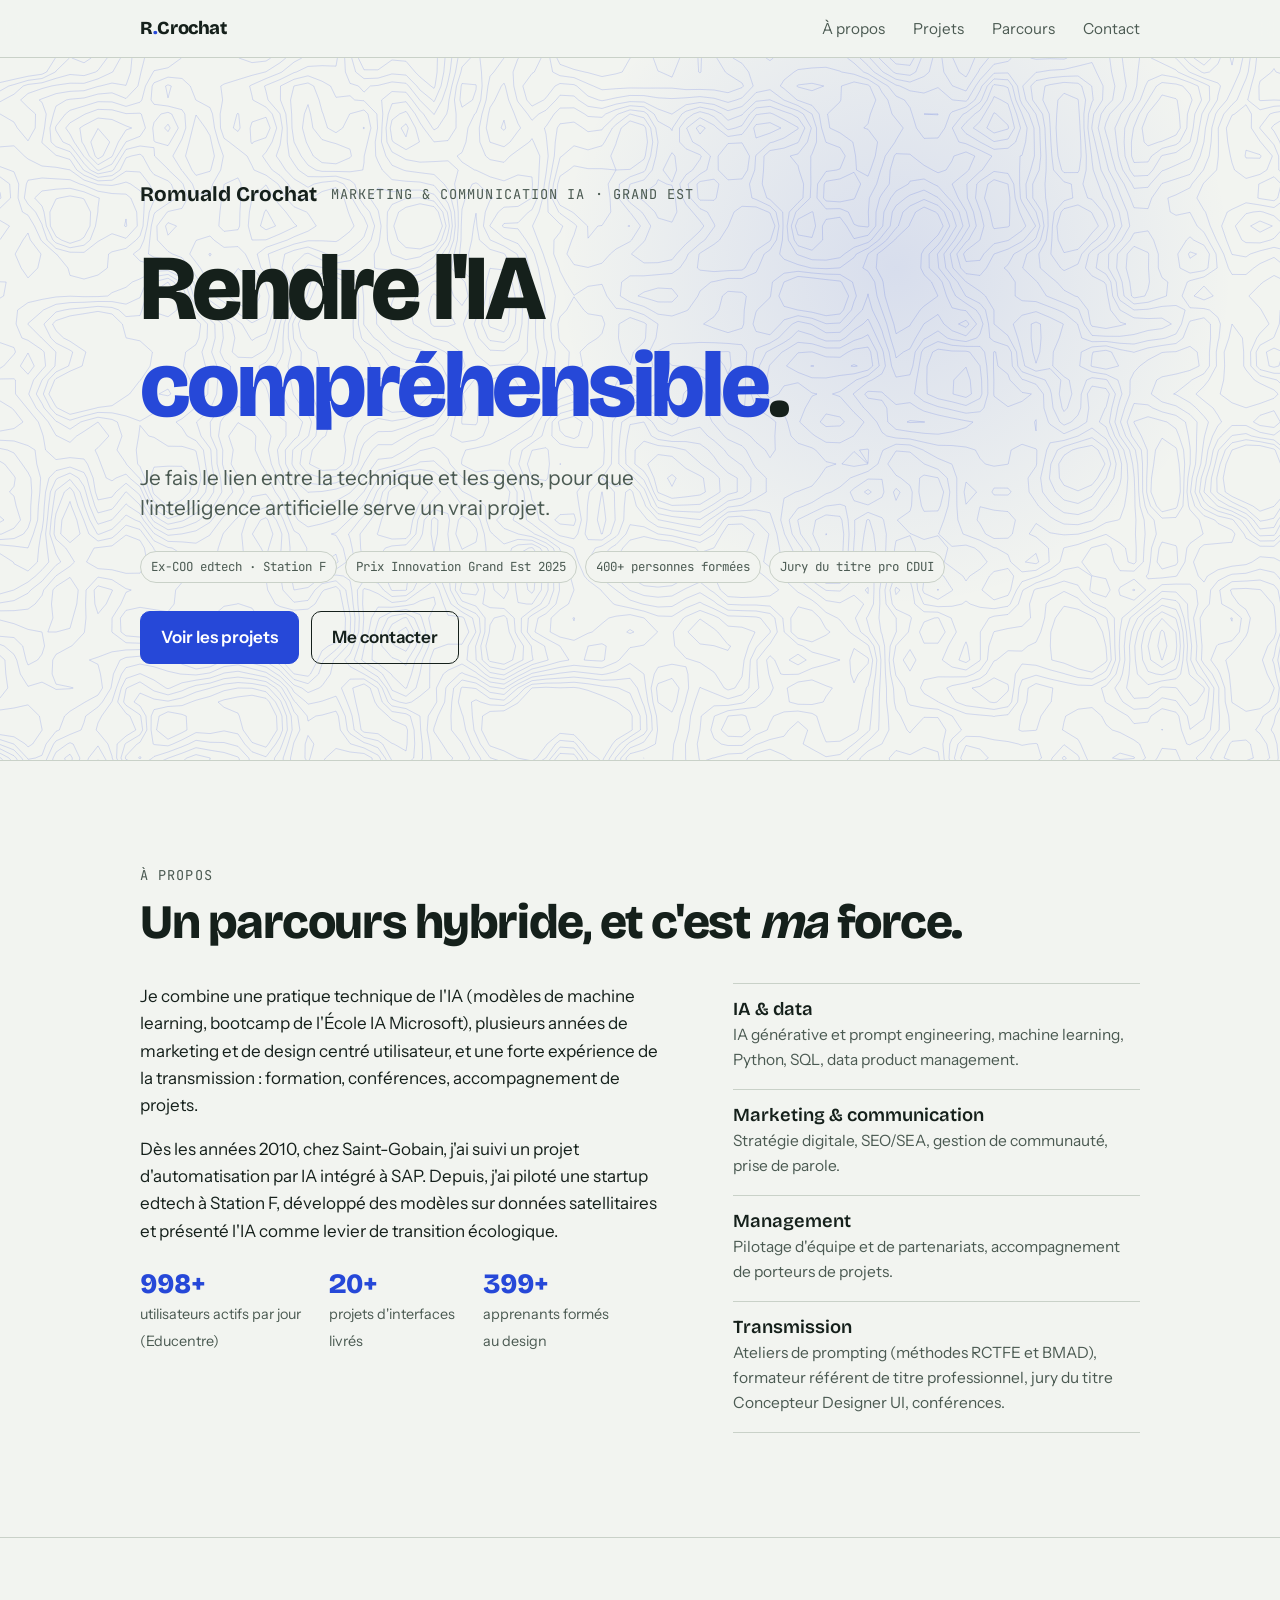
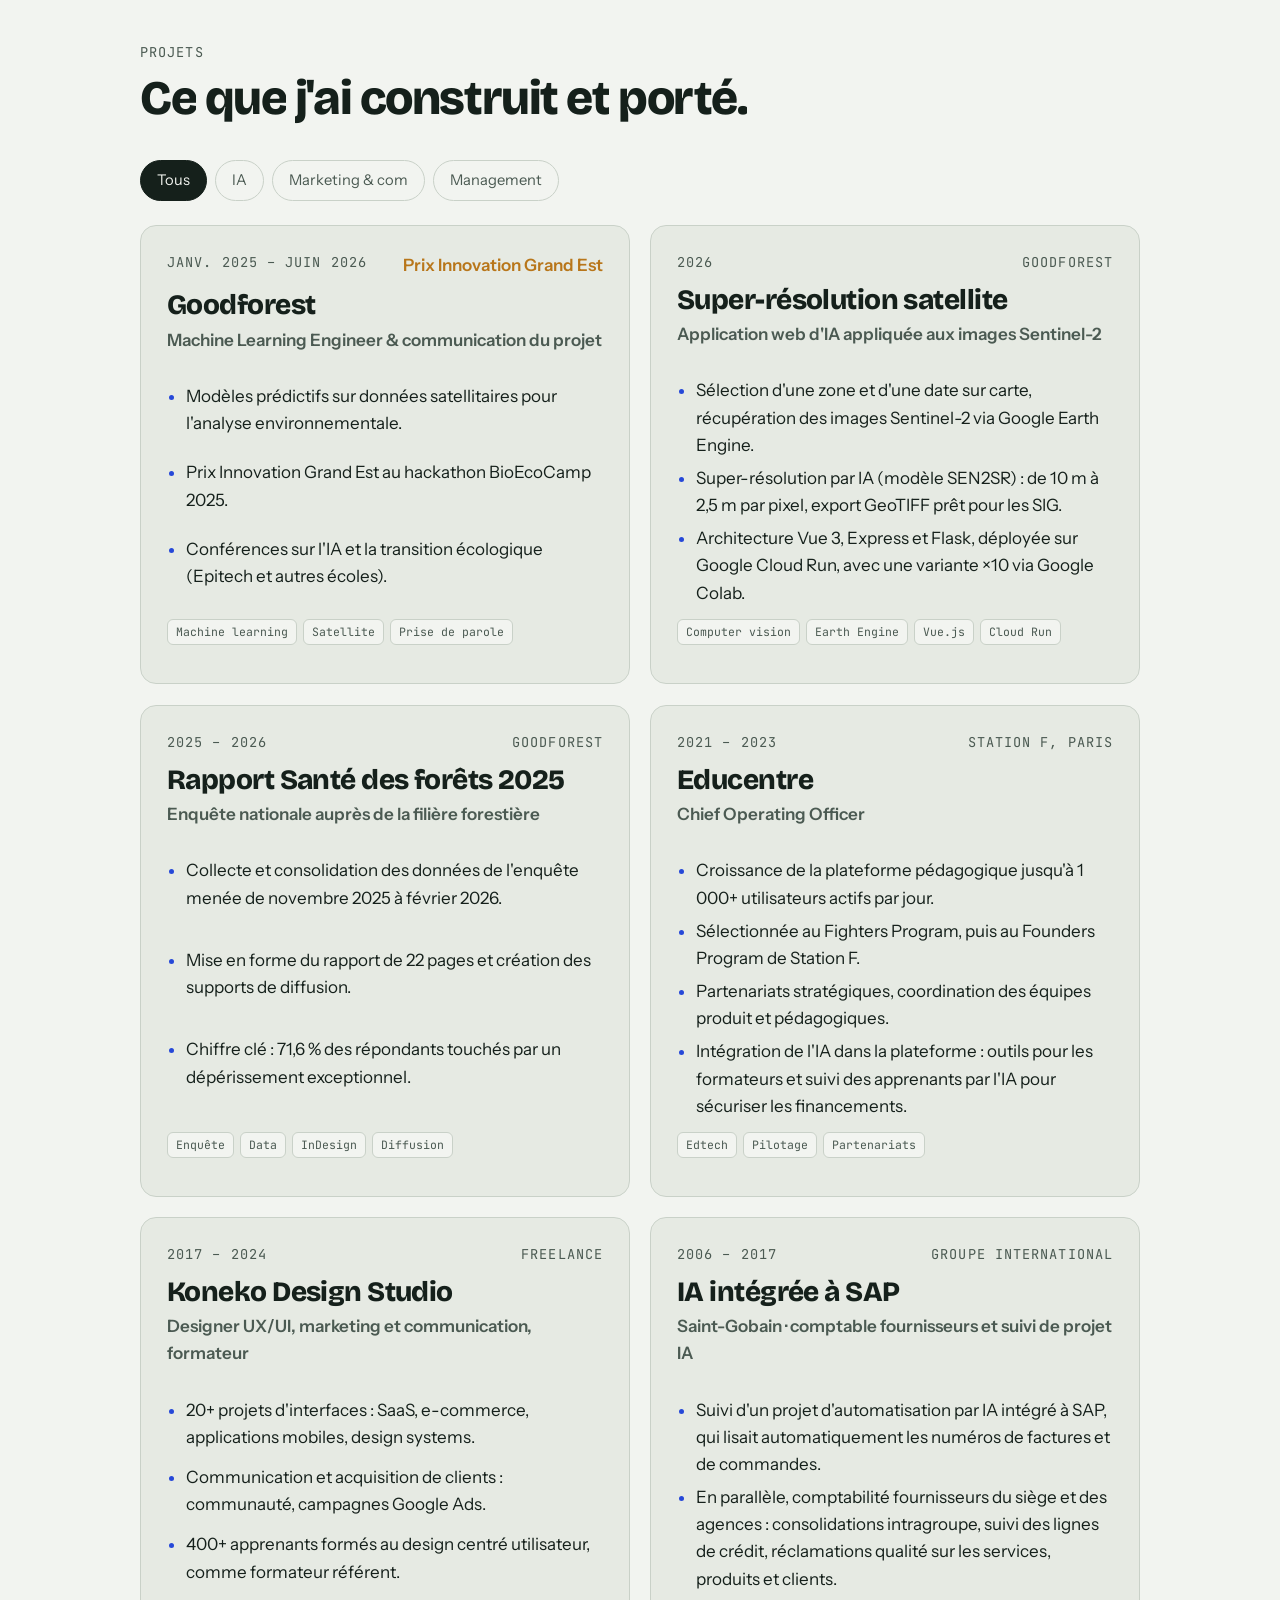
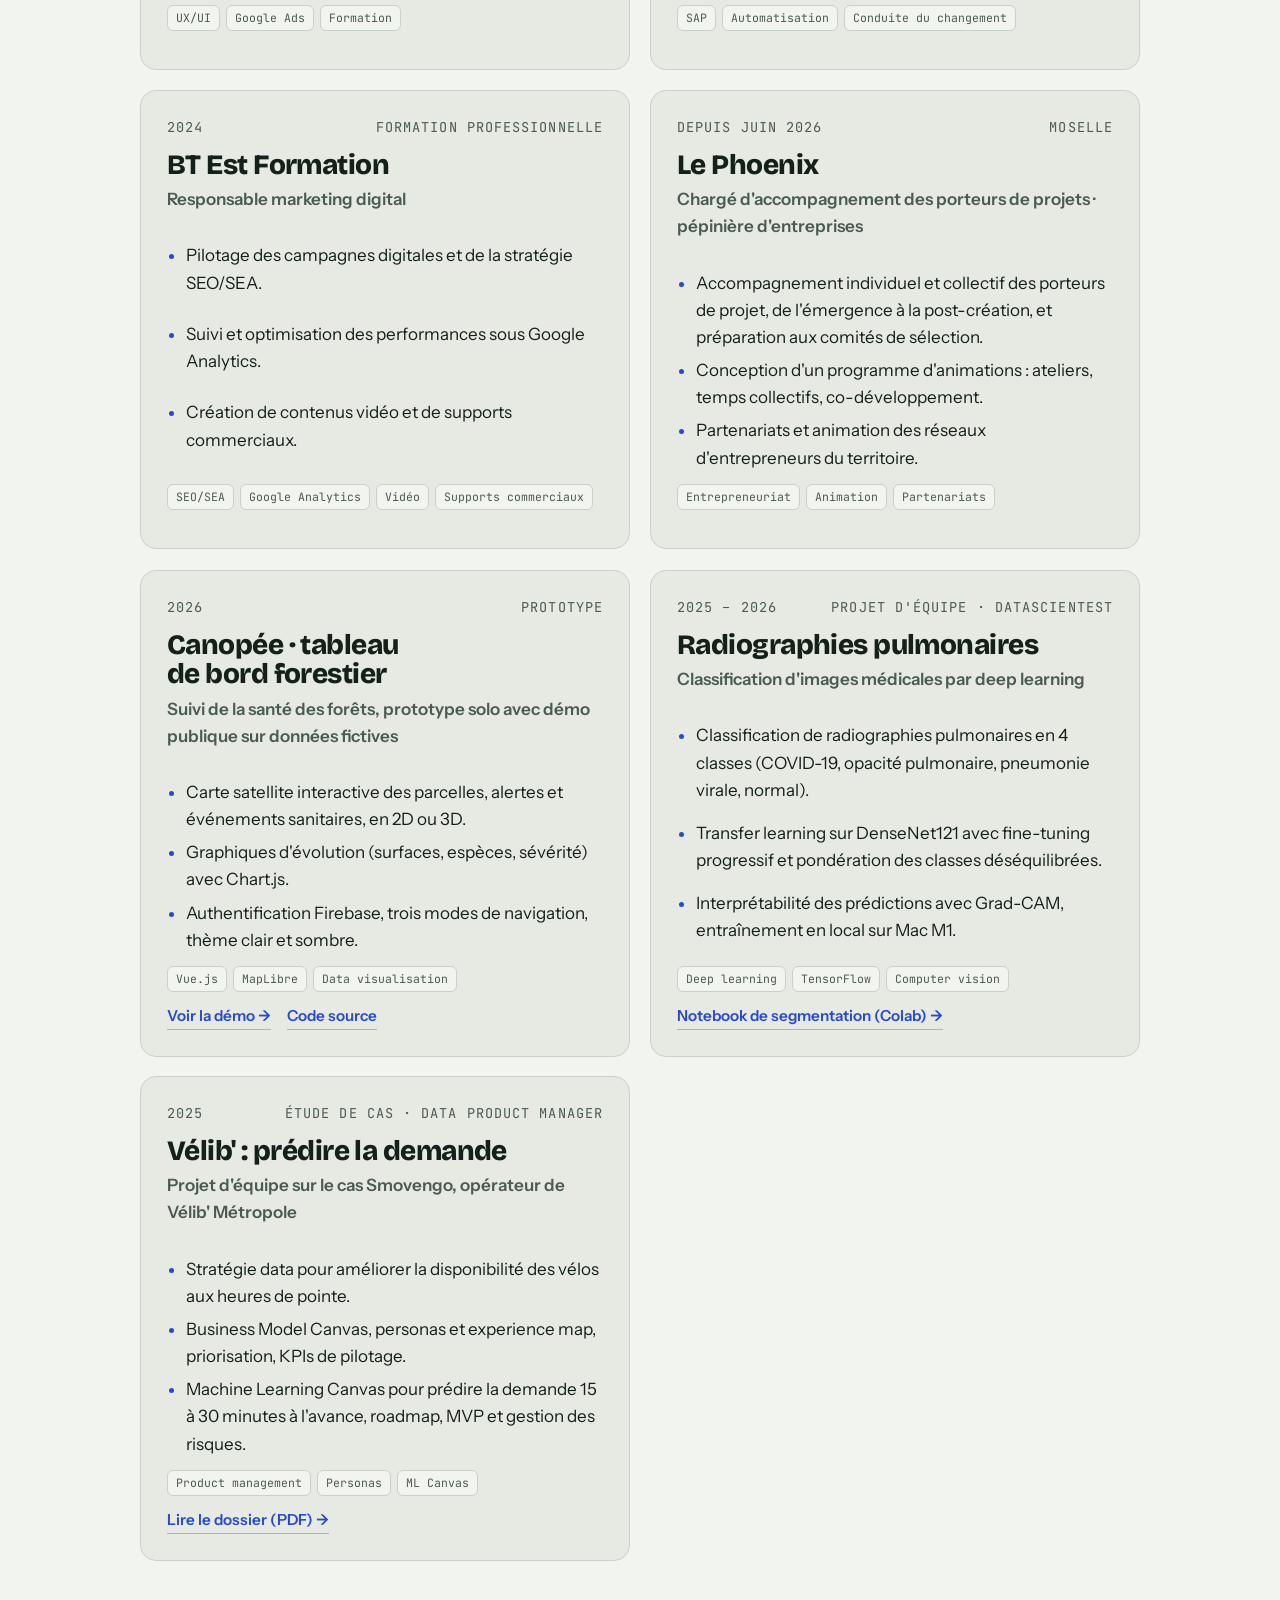
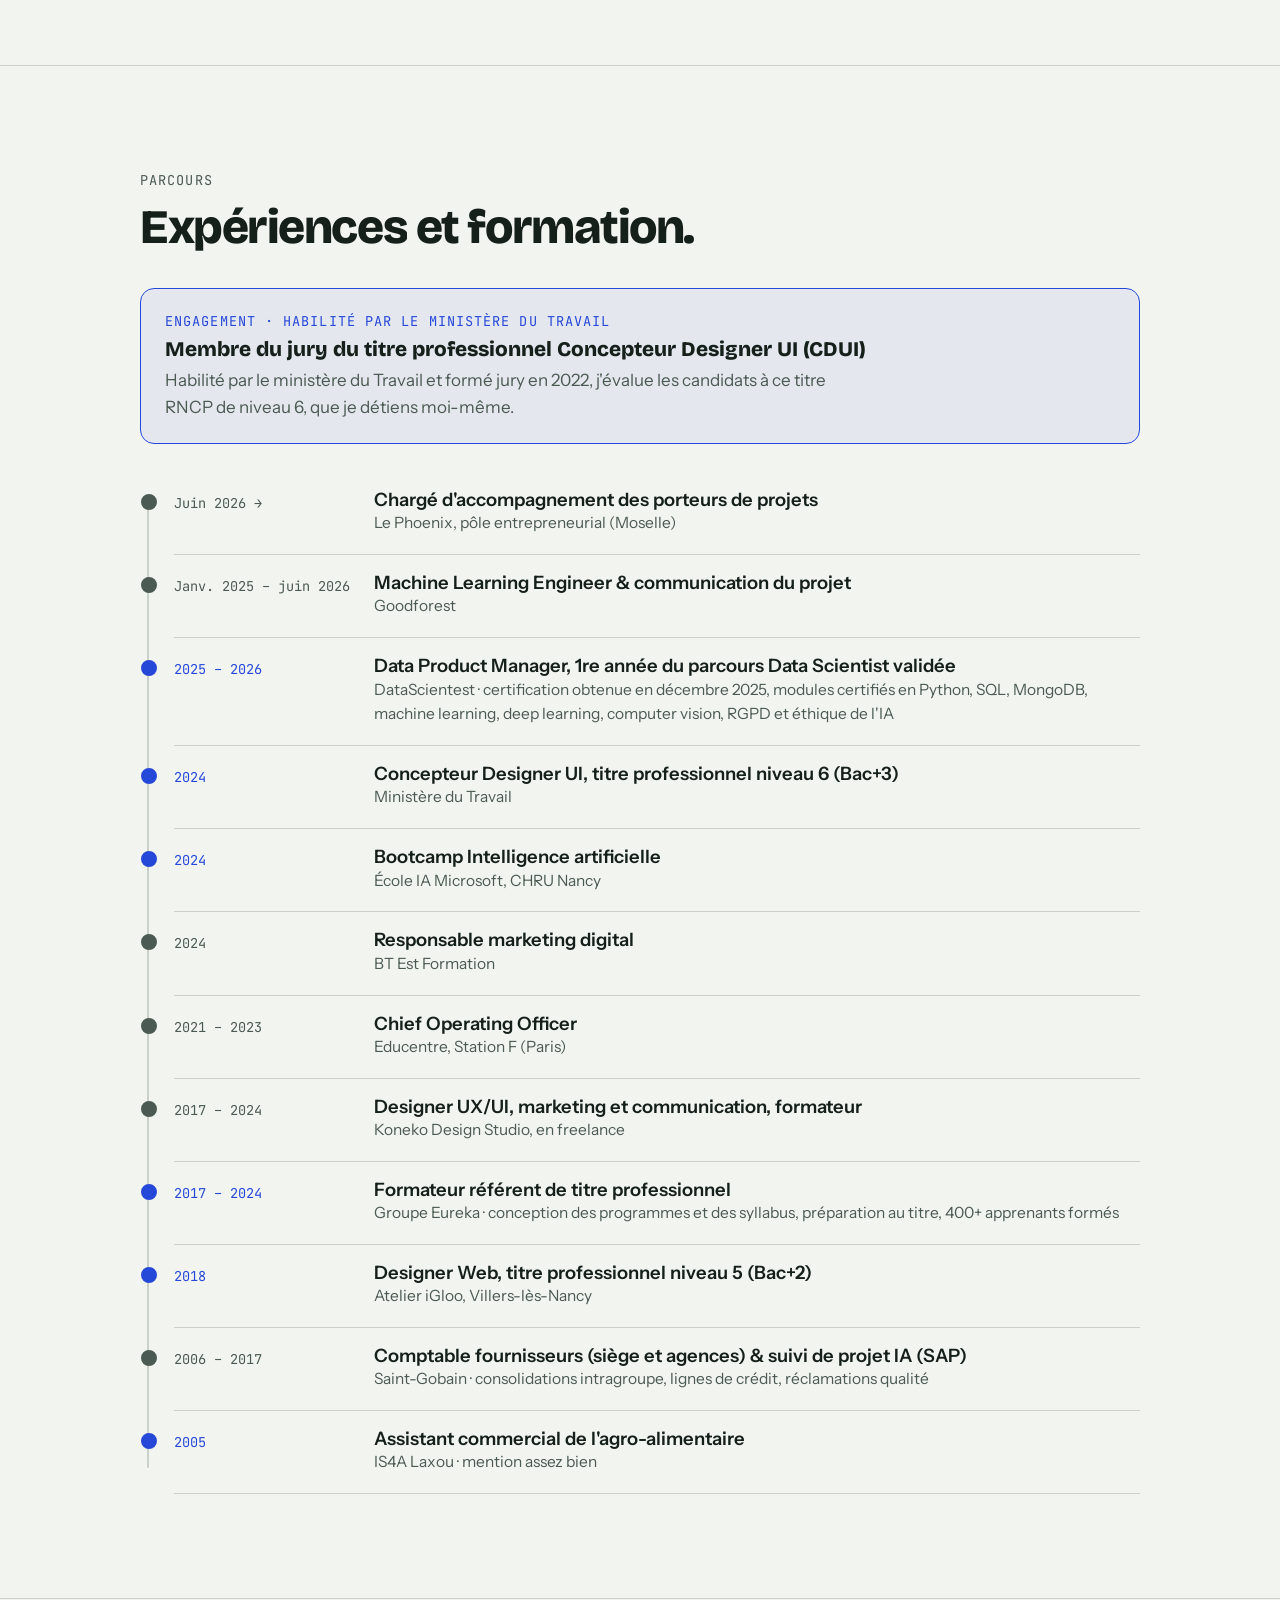
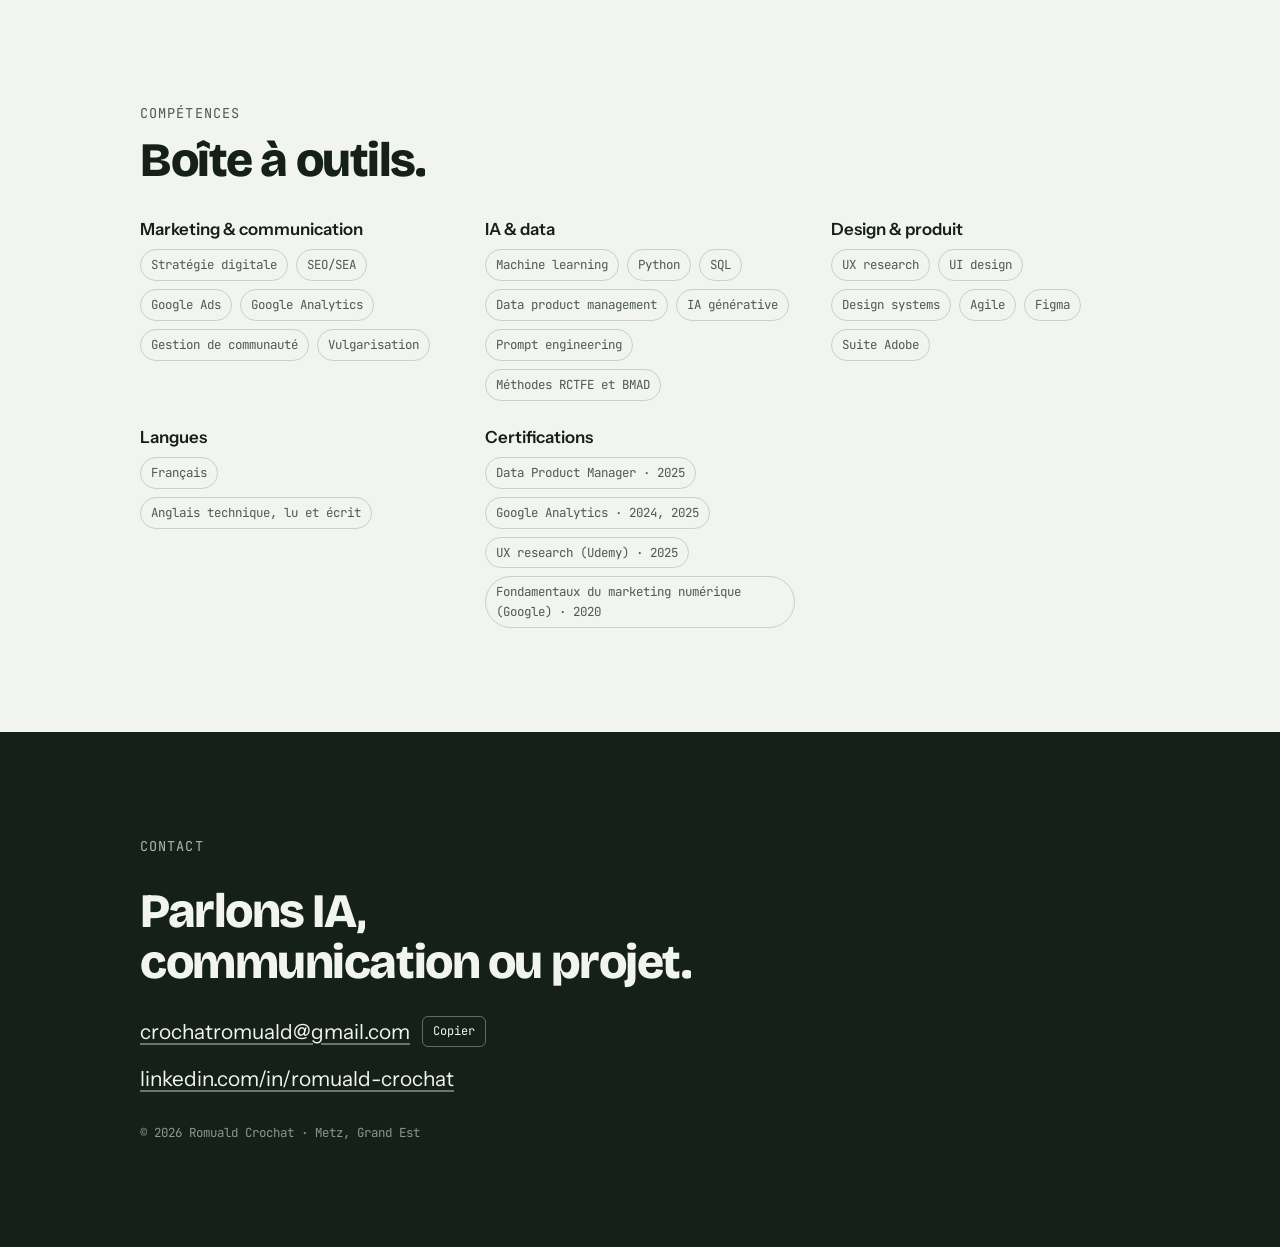
<file: index.html>
<!DOCTYPE html>
<html lang="fr">
<head>
<meta charset="utf-8">
<meta name="viewport" content="width=device-width, initial-scale=1, viewport-fit=cover">
<title>Romuald Crochat</title>
<meta name="description" content="Romuald Crochat, marketing et communication de l'intelligence artificielle. Projets, parcours et contact.">
<link rel="preconnect" href="https://fonts.googleapis.com">
<link rel="preconnect" href="https://fonts.gstatic.com" crossorigin>
<link rel="stylesheet" href="https://fonts.googleapis.com/css2?family=Bricolage+Grotesque:opsz,wght@12..96,400;12..96,600;12..96,800&family=Instrument+Sans:wght@400;500;600&family=JetBrains+Mono:wght@400;500&display=swap">
<link rel="stylesheet" href="css/style.css">
</head>
<body>

<nav class="nav" aria-label="Navigation principale">
  <div class="wrap">
    <a class="mono-mark" href="#top">R<span>.</span>Crochat</a>
    <ul>
      <li><a href="#apropos">À propos</a></li>
      <li><a href="#projets">Projets</a></li>
      <li><a href="#parcours">Parcours</a></li>
      <li><a href="#contact">Contact</a></li>
    </ul>
  </div>
</nav>

<header class="hero" id="top">
  <canvas id="contours" aria-hidden="true"></canvas>
  <div class="wrap">
    <div class="who">
      <strong>Romuald Crochat</strong>
      <span class="label">Marketing &amp; communication IA · Grand Est</span>
    </div>
    <h1><span class="h1-line">Rendre l'IA</span> <span class="h1-line"><span class="swap" id="swap">compréhensible</span>.</span></h1>
    <p class="lede">Je fais le lien entre la technique et les gens, pour que l'intelligence artificielle serve un vrai projet.</p>
    <div class="chips" aria-label="Repères">
      <span class="chip">Ex-COO edtech · Station F</span>
      <span class="chip">Prix Innovation Grand Est 2025</span>
      <span class="chip">400+ personnes formées</span>
      <span class="chip">Jury du titre pro CDUI</span>
    </div>
    <div class="cta-row">
      <a class="btn primary" href="#projets">Voir les projets</a>
      <a class="btn" href="#contact">Me contacter</a>
    </div>
  </div>
</header>

<main>
  <section class="block" id="apropos">
    <div class="wrap">
      <div class="head">
        <span class="label">À propos</span>
        <h2>Un parcours hybride, et c'est <em>ma</em> force.</h2>
      </div>
      <div class="about">
        <div>
          <p>Je combine une pratique technique de l'IA (modèles de machine learning, bootcamp de l'École IA Microsoft), plusieurs années de marketing et de design centré utilisateur, et une forte expérience de la transmission : formation, conférences, accompagnement de projets.</p>
          <p>Dès les années 2010, chez Saint-Gobain, j'ai suivi un projet d'automatisation par IA intégré à SAP. Depuis, j'ai piloté une startup edtech à Station F, développé des modèles sur données satellitaires et présenté l'IA comme levier de transition écologique.</p>
          <div class="facts">
            <div class="fact"><b>1 000+</b><span>utilisateurs actifs par jour<br>(Educentre)</span></div>
            <div class="fact"><b>20+</b><span>projets d'interfaces<br>livrés</span></div>
            <div class="fact"><b>400+</b><span>apprenants formés<br>au design</span></div>
          </div>
        </div>
        <div class="pillars">
          <div class="pillar"><h3>IA &amp; data</h3><p>IA générative et prompt engineering, machine learning, Python, SQL, data product management.</p></div>
          <div class="pillar"><h3>Marketing &amp; communication</h3><p>Stratégie digitale, SEO/SEA, gestion de communauté, prise de parole.</p></div>
          <div class="pillar"><h3>Management</h3><p>Pilotage d'équipe et de partenariats, accompagnement de porteurs de projets.</p></div>
          <div class="pillar"><h3>Transmission</h3><p>Ateliers de prompting (méthodes RCTFE et BMAD), formateur référent de titre professionnel, jury du titre Concepteur Designer UI, conférences.</p></div>
        </div>
      </div>
    </div>
  </section>

  <section class="block" id="projets">
    <div class="wrap">
      <div class="head">
        <span class="label">Projets</span>
        <h2>Ce que j'ai construit et porté.</h2>
      </div>
      <div class="filters" role="group" aria-label="Filtrer les projets">
        <button type="button" id="f-all" data-f="all" aria-pressed="true">Tous</button>
        <button type="button" id="f-ia" data-f="ia" aria-pressed="false">IA</button>
        <button type="button" id="f-com" data-f="com" aria-pressed="false">Marketing &amp; com</button>
        <button type="button" id="f-man" data-f="man" aria-pressed="false">Management</button>
      </div>
      <div class="projects">
        <article class="project" data-cat="ia com">
          <div class="meta"><span class="label">Janv. 2025 – juin 2026</span><span class="award">Prix Innovation Grand Est</span></div>
          <h3>Goodforest</h3>
          <p class="role">Machine Learning Engineer &amp; communication du projet</p>
          <ul>
            <li>Modèles prédictifs sur données satellitaires pour l'analyse environnementale.</li>
            <li>Prix Innovation Grand Est au hackathon BioEcoCamp 2025.</li>
            <li>Conférences sur l'IA et la transition écologique (Epitech et autres écoles).</li>
          </ul>
          <div class="tags"><span class="tag">Machine learning</span><span class="tag">Satellite</span><span class="tag">Prise de parole</span></div>
        </article>

        <article class="project" data-cat="ia">
          <div class="meta"><span class="label">2026</span><span class="label">Goodforest</span></div>
          <h3>Super-résolution satellite</h3>
          <p class="role">Application web d'IA appliquée aux images Sentinel-2</p>
          <ul>
            <li>Sélection d'une zone et d'une date sur carte, récupération des images Sentinel-2 via Google Earth Engine.</li>
            <li>Super-résolution par IA (modèle SEN2SR) : de 10 m à 2,5 m par pixel, export GeoTIFF prêt pour les SIG.</li>
            <li>Architecture Vue 3, Express et Flask, déployée sur Google Cloud Run, avec une variante ×10 via Google Colab.</li>
          </ul>
          <div class="tags"><span class="tag">Computer vision</span><span class="tag">Earth Engine</span><span class="tag">Vue.js</span><span class="tag">Cloud Run</span></div>
        </article>

        <article class="project" data-cat="ia com">
          <div class="meta"><span class="label">2025 – 2026</span><span class="label">Goodforest</span></div>
          <h3>Rapport Santé des forêts 2025</h3>
          <p class="role">Enquête nationale auprès de la filière forestière</p>
          <ul>
            <li>Collecte et consolidation des données de l'enquête menée de novembre 2025 à février 2026.</li>
            <li>Mise en forme du rapport de 22 pages et création des supports de diffusion.</li>
            <li>Chiffre clé : 71,6 % des répondants touchés par un dépérissement exceptionnel.</li>
          </ul>
          <div class="tags"><span class="tag">Enquête</span><span class="tag">Data</span><span class="tag">InDesign</span><span class="tag">Diffusion</span></div>
        </article>

        <article class="project" data-cat="man ia">
          <div class="meta"><span class="label">2021 – 2023</span><span class="label">Station F, Paris</span></div>
          <h3>Educentre</h3>
          <p class="role">Chief Operating Officer</p>
          <ul>
            <li>Croissance de la plateforme pédagogique jusqu'à 1 000+ utilisateurs actifs par jour.</li>
            <li>Sélectionnée au Fighters Program, puis au Founders Program de Station F.</li>
            <li>Partenariats stratégiques, coordination des équipes produit et pédagogiques.</li>
            <li>Intégration de l'IA dans la plateforme : outils pour les formateurs et suivi des apprenants par l'IA pour sécuriser les financements.</li>
          </ul>
          <div class="tags"><span class="tag">Edtech</span><span class="tag">Pilotage</span><span class="tag">Partenariats</span></div>
        </article>

        <article class="project" data-cat="com">
          <div class="meta"><span class="label">2017 – 2024</span><span class="label">Freelance</span></div>
          <h3>Koneko Design Studio</h3>
          <p class="role">Designer UX/UI, marketing et communication, formateur</p>
          <ul>
            <li>20+ projets d'interfaces : SaaS, e-commerce, applications mobiles, design systems.</li>
            <li>Communication et acquisition de clients : communauté, campagnes Google Ads.</li>
            <li>400+ apprenants formés au design centré utilisateur, comme formateur référent.</li>
          </ul>
          <div class="tags"><span class="tag">UX/UI</span><span class="tag">Google Ads</span><span class="tag">Formation</span></div>
        </article>

        <article class="project" data-cat="ia">
          <div class="meta"><span class="label">2006 – 2017</span><span class="label">Groupe international</span></div>
          <h3>IA intégrée à SAP</h3>
          <p class="role">Saint-Gobain · comptable fournisseurs et suivi de projet IA</p>
          <ul>
            <li>Suivi d'un projet d'automatisation par IA intégré à SAP, qui lisait automatiquement les numéros de factures et de commandes.</li>
            <li>En parallèle, comptabilité fournisseurs du siège et des agences : consolidations intragroupe, suivi des lignes de crédit, réclamations qualité sur les services, produits et clients.</li>
          </ul>
          <div class="tags"><span class="tag">SAP</span><span class="tag">Automatisation</span><span class="tag">Conduite du changement</span></div>
        </article>

        <article class="project" data-cat="com">
          <div class="meta"><span class="label">2024</span><span class="label">Formation professionnelle</span></div>
          <h3>BT Est Formation</h3>
          <p class="role">Responsable marketing digital</p>
          <ul>
            <li>Pilotage des campagnes digitales et de la stratégie SEO/SEA.</li>
            <li>Suivi et optimisation des performances sous Google Analytics.</li>
            <li>Création de contenus vidéo et de supports commerciaux.</li>
          </ul>
          <div class="tags"><span class="tag">SEO/SEA</span><span class="tag">Google Analytics</span><span class="tag">Vidéo</span><span class="tag">Supports commerciaux</span></div>
        </article>

        <article class="project" data-cat="man com">
          <div class="meta"><span class="label">Depuis juin 2026</span><span class="label">Moselle</span></div>
          <h3>Le Phoenix</h3>
          <p class="role">Chargé d'accompagnement des porteurs de projets · pépinière d'entreprises</p>
          <ul>
            <li>Accompagnement individuel et collectif des porteurs de projet, de l'émergence à la post-création, et préparation aux comités de sélection.</li>
            <li>Conception d'un programme d'animations : ateliers, temps collectifs, co-développement.</li>
            <li>Partenariats et animation des réseaux d'entrepreneurs du territoire.</li>
          </ul>
          <div class="tags"><span class="tag">Entrepreneuriat</span><span class="tag">Animation</span><span class="tag">Partenariats</span></div>
        </article>

        <article class="project" data-cat="ia">
          <div class="meta"><span class="label">2026</span><span class="label">Prototype</span></div>
          <h3>Canopée · tableau de bord forestier</h3>
          <p class="role">Suivi de la santé des forêts, prototype solo avec démo publique sur données fictives</p>
          <ul>
            <li>Carte satellite interactive des parcelles, alertes et événements sanitaires, en 2D ou 3D.</li>
            <li>Graphiques d'évolution (surfaces, espèces, sévérité) avec Chart.js.</li>
            <li>Authentification Firebase, trois modes de navigation, thème clair et sombre.</li>
          </ul>
          <div class="tags"><span class="tag">Vue.js</span><span class="tag">MapLibre</span><span class="tag">Data visualisation</span></div>
          <div class="links"><a href="https://romcro.github.io/dashboard-vue/" target="_blank" rel="noopener">Voir la démo →</a><a href="https://github.com/Romcro/dashboard-vue" target="_blank" rel="noopener">Code source</a></div>
        </article>

        <article class="project" data-cat="ia">
          <div class="meta"><span class="label">2025 – 2026</span><span class="label">Projet d'équipe · DataScientest</span></div>
          <h3>Radiographies pulmonaires</h3>
          <p class="role">Classification d'images médicales par deep learning</p>
          <ul>
            <li>Classification de radiographies pulmonaires en 4 classes (COVID-19, opacité pulmonaire, pneumonie virale, normal).</li>
            <li>Transfer learning sur DenseNet121 avec fine-tuning progressif et pondération des classes déséquilibrées.</li>
            <li>Interprétabilité des prédictions avec Grad-CAM, entraînement en local sur Mac M1.</li>
          </ul>
          <div class="tags"><span class="tag">Deep learning</span><span class="tag">TensorFlow</span><span class="tag">Computer vision</span></div>
          <div class="links"><a href="https://colab.research.google.com/github/mar25-iia2-radiographies/01_data_exploration/blob/main/03_lung_segmentation_unet_romuald.ipynb" target="_blank" rel="noopener">Notebook de segmentation (Colab) →</a></div>
        </article>

        <article class="project" data-cat="ia man">
          <div class="meta"><span class="label">2025</span><span class="label">Étude de cas · Data Product Manager</span></div>
          <h3>Vélib' : prédire la demande</h3>
          <p class="role">Projet d'équipe sur le cas Smovengo, opérateur de Vélib' Métropole</p>
          <ul>
            <li>Stratégie data pour améliorer la disponibilité des vélos aux heures de pointe.</li>
            <li>Business Model Canvas, personas et experience map, priorisation, KPIs de pilotage.</li>
            <li>Machine Learning Canvas pour prédire la demande 15 à 30 minutes à l'avance, roadmap, MVP et gestion des risques.</li>
          </ul>
          <div class="tags"><span class="tag">Product management</span><span class="tag">Personas</span><span class="tag">ML Canvas</span></div>
          <div class="links"><a href="https://drive.google.com/file/d/1HNvG_ljGTl5A6A0DK1fs8-gUIMax0qLc/view" target="_blank" rel="noopener">Lire le dossier (PDF) →</a></div>
        </article>
      </div>
    </div>
  </section>

  <section class="block" id="parcours">
    <div class="wrap">
      <div class="head">
        <span class="label">Parcours</span>
        <h2>Expériences et formation.</h2>
      </div>
      <div class="engage">
        <span class="label">Engagement · habilité par le ministère du Travail</span>
        <h3>Membre du jury du titre professionnel Concepteur Designer UI (CDUI)</h3>
        <p>Habilité par le ministère du Travail et formé jury en 2022, j'évalue les candidats à ce titre RNCP de niveau 6, que je détiens moi-même.</p>
      </div>
      <ol class="timeline">
        <li><span class="when">Juin 2026 →</span><div><h3>Chargé d'accompagnement des porteurs de projets</h3><p>Le Phoenix, pôle entrepreneurial (Moselle)</p></div></li>
        <li><span class="when">Janv. 2025 – juin 2026</span><div><h3>Machine Learning Engineer &amp; communication du projet</h3><p>Goodforest</p></div></li>
        <li class="edu"><span class="when">2025 – 2026</span><div><h3>Data Product Manager, 1re année du parcours Data Scientist validée</h3><p>DataScientest · certification obtenue en décembre 2025, modules certifiés en Python, SQL, MongoDB, machine learning, deep learning, computer vision, RGPD et éthique de l'IA</p></div></li>
        <li class="edu"><span class="when">2024</span><div><h3>Concepteur Designer UI, titre professionnel niveau 6 (Bac+3)</h3><p>Ministère du Travail</p></div></li>
        <li class="edu"><span class="when">2024</span><div><h3>Bootcamp Intelligence artificielle</h3><p>École IA Microsoft, CHRU Nancy</p></div></li>
        <li><span class="when">2024</span><div><h3>Responsable marketing digital</h3><p>BT Est Formation</p></div></li>
        <li><span class="when">2021 – 2023</span><div><h3>Chief Operating Officer</h3><p>Educentre, Station F (Paris)</p></div></li>
        <li><span class="when">2017 – 2024</span><div><h3>Designer UX/UI, marketing et communication, formateur</h3><p>Koneko Design Studio, en freelance</p></div></li>
        <li class="edu"><span class="when">2017 – 2024</span><div><h3>Formateur référent de titre professionnel</h3><p>Groupe Eureka · conception des programmes et des syllabus, préparation au titre, 400+ apprenants formés</p></div></li>
        <li class="edu"><span class="when">2018</span><div><h3>Designer Web, titre professionnel niveau 5 (Bac+2)</h3><p>Atelier iGloo, Villers-lès-Nancy</p></div></li>
        <li><span class="when">2006 – 2017</span><div><h3>Comptable fournisseurs (siège et agences) &amp; suivi de projet IA (SAP)</h3><p>Saint-Gobain · consolidations intragroupe, lignes de crédit, réclamations qualité</p></div></li>
        <li class="edu"><span class="when">2005</span><div><h3>Assistant commercial de l'agro-alimentaire</h3><p>IS4A Laxou · mention assez bien</p></div></li>
      </ol>
    </div>
  </section>

  <section class="block" id="competences">
    <div class="wrap">
      <div class="head">
        <span class="label">Compétences</span>
        <h2>Boîte à outils.</h2>
      </div>
      <div class="skills">
        <div><h3>Marketing &amp; communication</h3><div class="chips"><span class="chip">Stratégie digitale</span><span class="chip">SEO/SEA</span><span class="chip">Google Ads</span><span class="chip">Google Analytics</span><span class="chip">Gestion de communauté</span><span class="chip">Vulgarisation</span></div></div>
        <div><h3>IA &amp; data</h3><div class="chips"><span class="chip">Machine learning</span><span class="chip">Python</span><span class="chip">SQL</span><span class="chip">Data product management</span><span class="chip">IA générative</span><span class="chip">Prompt engineering</span><span class="chip">Méthodes RCTFE et BMAD</span></div></div>
        <div><h3>Design &amp; produit</h3><div class="chips"><span class="chip">UX research</span><span class="chip">UI design</span><span class="chip">Design systems</span><span class="chip">Agile</span><span class="chip">Figma</span><span class="chip">Suite Adobe</span></div></div>
        <div><h3>Langues</h3><div class="chips"><span class="chip">Français</span><span class="chip">Anglais technique, lu et écrit</span></div></div>
        <div><h3>Certifications</h3><div class="chips"><span class="chip">Data Product Manager · 2025</span><span class="chip">Google Analytics · 2024, 2025</span><span class="chip">UX research (Udemy) · 2025</span><span class="chip">Fondamentaux du marketing numérique (Google) · 2020</span></div></div>
      </div>
    </div>
  </section>
</main>

<section class="contact" id="contact">
  <div class="wrap">
    <span class="label">Contact</span>
    <h2>Parlons IA, communication ou projet.</h2>
    <div class="contact-lines">
      <div class="contact-line"><a href="mailto:crochatromuald@gmail.com" id="mail">crochatromuald@gmail.com</a><button class="copy" type="button" id="copy-mail">Copier</button></div>
      <div class="contact-line"><a href="https://www.linkedin.com/in/romuald-crochat" target="_blank" rel="noopener">linkedin.com/in/romuald-crochat</a></div>
    </div>
    <footer>© 2026 Romuald Crochat · Metz, Grand Est</footer>
  </div>
</section>

<script src="js/main.js" defer></script>
</body>
</html>
</file>
<file: css/style.css>
/* Layout: one reading column; a living contour map (satellite / data) behind the hero; projects as a filterable field, parcours as a dated line. */
:root {
  --paper: #f2f4f0;
  --paper-2: #e6eae3;
  --ink: #15201b;
  --ink-soft: #4b5a52;
  --line: #c9d1c8;
  --accent: #2648d8;
  --accent-ink: #ffffff;
  --ochre: #b8761a;
  --todo-bg: #fbe9c4;
  --todo-fg: #6b4300;
  --contour: rgba(38, 72, 216, 0.16);
  --f-display: "Bricolage Grotesque", "Avenir Next", system-ui, sans-serif;
  --f-body: "Instrument Sans", "Segoe UI", system-ui, sans-serif;
  --f-mono: "JetBrains Mono", ui-monospace, "SFMono-Regular", Menlo, monospace;
  --step--1: 0.85rem;
  --step-0: 1.0625rem;
  --step-1: 1.3rem;
  --step-2: 1.75rem;
  --step-3: clamp(2.1rem, 5vw, 3rem);
  --step-4: clamp(2.3rem, 8.4vw, 5.8rem);
  --ease: cubic-bezier(.16, 1, .3, 1);
  color-scheme: light;
}
@media (prefers-color-scheme: dark) {
  :root:not([data-theme="light"]) {
    --paper: #0f1512; --paper-2: #18211c; --ink: #e7ece6; --ink-soft: #a3b0a8; --line: #2c3832;
    --accent: #8ea4ff; --accent-ink: #0f1512; --ochre: #e0a54d; --todo-bg: #3a2c12; --todo-fg: #f5cf8a;
    --contour: rgba(142, 164, 255, 0.14); color-scheme: dark;
  }
}
:root[data-theme="dark"] {
  --paper: #0f1512; --paper-2: #18211c; --ink: #e7ece6; --ink-soft: #a3b0a8; --line: #2c3832;
  --accent: #8ea4ff; --accent-ink: #0f1512; --ochre: #e0a54d; --todo-bg: #3a2c12; --todo-fg: #f5cf8a;
  --contour: rgba(142, 164, 255, 0.14); color-scheme: dark;
}

* { box-sizing: border-box; }
html { scroll-behavior: smooth; }
body {
  margin: 0; background: var(--paper); color: var(--ink);
  font-family: var(--f-body); font-size: var(--step-0); line-height: 1.6;
  -webkit-font-smoothing: antialiased;
}
a { color: inherit; }
:focus-visible { outline: 2px solid var(--accent); outline-offset: 3px; border-radius: 4px; }
.wrap { max-width: 1080px; margin: 0 auto; padding-inline: clamp(16px, 4vw, 40px); }
h1, h2, h3 { font-family: var(--f-display); text-wrap: balance; margin: 0; line-height: 1.05; }
.label {
  font-family: var(--f-mono); font-size: var(--step--1); letter-spacing: 0.08em;
  text-transform: uppercase; color: var(--ink-soft);
}
.todo {
  background: var(--todo-bg); color: var(--todo-fg); border-radius: 4px;
  padding: 0 0.3em; font-size: 0.92em; white-space: nowrap;
}

/* Nav */
.nav {
  position: sticky; top: env(safe-area-inset-top, 0px); z-index: 10;
  background: color-mix(in srgb, var(--paper) 86%, transparent);
  backdrop-filter: saturate(1.6) blur(14px); -webkit-backdrop-filter: saturate(1.6) blur(14px);
  border-bottom: 1px solid var(--line); transition: box-shadow .4s ease, background .4s ease;
}
.nav .wrap { display: flex; align-items: center; justify-content: space-between; gap: 16px; padding-block: 14px; transition: padding .4s var(--ease); }
.nav.scrolled { box-shadow: 0 8px 30px -18px rgba(0, 0, 0, .35); background: color-mix(in srgb, var(--paper) 74%, transparent); }
.nav.scrolled .wrap { padding-block: 9px; }
.progress {
  position: fixed; top: 0; left: 0; right: 0; height: 2px; z-index: 11; pointer-events: none;
  background: linear-gradient(90deg, var(--accent), var(--ochre)); transform-origin: 0 50%; transform: scaleX(0);
}
.mono-mark { font-family: var(--f-display); font-weight: 800; font-size: 1.15rem; text-decoration: none; letter-spacing: -0.02em; }
.mono-mark span { color: var(--accent); }
.nav ul { display: flex; gap: clamp(12px, 3vw, 28px); list-style: none; margin: 0; padding: 0; flex-wrap: wrap; }
.nav ul a { position: relative; text-decoration: none; font-size: 0.95rem; color: var(--ink-soft); transition: color .25s ease; }
.nav ul a::after {
  content: ""; position: absolute; left: 0; right: 0; bottom: -4px; height: 1.5px; background: var(--accent);
  transform: scaleX(0); transform-origin: right; transition: transform .45s var(--ease);
}
.nav ul a:hover { color: var(--ink); }
.nav ul a:hover::after, .nav ul a.active::after { transform: scaleX(1); transform-origin: left; }
.nav ul a.active { color: var(--ink); }

/* Hero */
.hero { position: relative; overflow: hidden; border-bottom: 1px solid var(--line); }
#contours { position: absolute; inset: 0; width: 100%; height: 100%; display: block; transform-origin: 50% 0; }
.hero::after {
  content: ""; position: absolute; inset: 0; pointer-events: none; z-index: 0;
  background: radial-gradient(520px circle at var(--hx, 70%) var(--hy, 30%), color-mix(in srgb, var(--accent) 13%, transparent), transparent 65%);
}
.hero .wrap { position: relative; z-index: 1; padding-block: clamp(56px, 10vw, 120px) clamp(48px, 8vw, 96px); display: grid; gap: 28px; }
.hero h1 { font-size: var(--step-4); font-weight: 800; letter-spacing: -0.035em; }
.hero h1 .h1-line { display: block; }
.hero h1 .swap {
  color: var(--accent); display: inline-block;
  transition: opacity .45s var(--ease), transform .55s var(--ease), filter .45s ease;
}
.hero h1 .swap.out { opacity: 0; transform: translateY(-0.35em); filter: blur(8px); }
.hero h1 .swap.enter { opacity: 0; transform: translateY(0.45em); filter: blur(8px); transition: none; }
.hero p.lede { font-size: var(--step-1); max-width: 40ch; color: var(--ink-soft); margin: 0; line-height: 1.45; }
.hero .who { display: flex; align-items: center; gap: 14px; flex-wrap: wrap; }
.hero .who strong { font-family: var(--f-display); font-size: var(--step-1); }
.chips { display: flex; flex-wrap: wrap; gap: 8px; }
.chip {
  font-family: var(--f-mono); font-size: 0.78rem; padding: 5px 10px; border-radius: 999px;
  border: 1px solid var(--line); background: var(--paper); color: var(--ink-soft);
}
.cta-row { display: flex; gap: 12px; flex-wrap: wrap; }
.btn {
  display: inline-flex; align-items: center; gap: 8px; text-decoration: none; font-weight: 600;
  padding: 12px 20px; border-radius: 10px; border: 1.5px solid var(--ink);
  transition: transform .3s var(--ease), translate .6s var(--ease), background .25s ease, color .25s ease, box-shadow .3s ease;
}
.btn.primary { background: var(--accent); border-color: var(--accent); color: var(--accent-ink); }
.btn.primary:hover { box-shadow: 0 14px 30px -14px var(--accent); }
.btn:not(.primary):hover { background: var(--ink); color: var(--paper); }
.btn:hover { transform: translateY(-2px); }
.btn.magnet, .copy.magnet { transition-duration: .3s, .15s, .25s, .25s, .3s; }

/* Sections */
section.block { padding-block: clamp(56px, 9vw, 104px); }
section.block + section.block { border-top: 1px solid var(--line); }
.head { display: grid; gap: 10px; margin-bottom: 36px; }
.head h2 { font-size: var(--step-3); font-weight: 800; letter-spacing: -0.03em; }

/* About */
.about { display: grid; grid-template-columns: 1.3fr 1fr; gap: clamp(28px, 5vw, 64px); align-items: start; }
.about > * { min-width: 0; }
.about p { margin: 0 0 1em; max-width: 62ch; }
.pillars { display: grid; gap: 0; border-top: 1px solid var(--line); }
.pillar { padding-block: 16px; border-bottom: 1px solid var(--line); display: grid; gap: 4px; }
.pillar h3 { font-size: 1.15rem; font-weight: 600; }
.pillar p { margin: 0; color: var(--ink-soft); font-size: 0.97rem; }
.facts { display: flex; flex-wrap: wrap; gap: 28px; margin-top: 24px; }
.fact b { display: block; font-family: var(--f-display); font-size: var(--step-2); font-weight: 800; color: var(--accent); font-variant-numeric: tabular-nums; line-height: 1.1; }
.fact span { font-size: 0.9rem; color: var(--ink-soft); }

/* Projects */
.filters { display: flex; gap: 8px; flex-wrap: wrap; margin-bottom: 24px; }
.filters button {
  font: inherit; font-size: 0.92rem; cursor: pointer; padding: 8px 16px; border-radius: 999px;
  border: 1px solid var(--line); background: transparent; color: var(--ink-soft); transition: all .2s ease;
}
.filters button[aria-pressed="true"] { background: var(--ink); color: var(--paper); border-color: var(--ink); }
.projects { display: grid; grid-template-columns: repeat(2, minmax(0, 1fr)); gap: 20px; }
.project {
  position: relative; isolation: isolate; display: grid; grid-template-rows: auto auto auto 1fr auto auto; gap: 12px;
  padding: 26px; border-radius: 16px; background: var(--paper-2); border: 1px solid var(--line);
  transform: perspective(1000px) rotateX(var(--rx, 0deg)) rotateY(var(--ry, 0deg)) translateY(var(--lift, 0px));
  transition: transform .6s var(--ease), border-color .3s ease, box-shadow .4s ease, opacity .5s ease, filter .5s ease, scale .6s var(--ease);
}
.project > * { position: relative; z-index: 1; }
.project::before {
  content: ""; position: absolute; inset: 0; border-radius: inherit; z-index: 0; pointer-events: none; opacity: 0;
  background: radial-gradient(380px circle at var(--mx, 50%) var(--my, 50%), color-mix(in srgb, var(--accent) 16%, transparent), transparent 62%);
  transition: opacity .4s ease;
}
.project:hover { --lift: -6px; border-color: var(--accent); box-shadow: 0 30px 60px -36px color-mix(in srgb, var(--accent) 70%, transparent); }
.project:hover::before { opacity: 1; }
.project.tilting { transition: transform .15s linear, border-color .3s ease, box-shadow .4s ease, opacity .5s ease, filter .5s ease, scale .6s var(--ease); }
.project .meta { display: flex; justify-content: space-between; gap: 12px; flex-wrap: wrap; }
.project h3 { font-size: var(--step-2); font-weight: 800; letter-spacing: -0.02em; }
.project .role { font-weight: 600; color: var(--ink-soft); margin-top: -6px; }
.project ul { margin: 0; padding-left: 1.1em; display: grid; gap: 6px; }
.project ul li::marker { color: var(--accent); }
.tags { display: flex; gap: 6px; flex-wrap: wrap; }
.tag { font-family: var(--f-mono); font-size: 0.72rem; padding: 3px 8px; border-radius: 6px; background: var(--paper); color: var(--ink-soft); border: 1px solid var(--line); }
.award { color: var(--ochre); font-weight: 600; }
.project .links { display: flex; gap: 16px; flex-wrap: wrap; font-weight: 600; font-size: .95rem; }
.project .links a { color: var(--accent); text-decoration: none; border-bottom: 1.5px solid color-mix(in srgb, var(--accent) 35%, transparent); transition: border-color .25s ease; }
.project .links a:hover { border-color: var(--accent); }
html .projects .project.dim { opacity: .22; filter: grayscale(1) blur(1px); scale: .97; }
.project.pop { animation: pop .7s var(--ease); }
@keyframes pop { 0% { scale: .96; } 60% { scale: 1.015; } 100% { scale: 1; } }

/* Timeline */
.timeline { list-style: none; margin: 0; padding: 0 0 0 34px; display: grid; position: relative; }
.timeline::before, .timeline::after {
  content: ""; position: absolute; left: 7px; top: 26px; bottom: 26px; width: 2px; border-radius: 2px; background: var(--line);
}
.timeline::after {
  background: linear-gradient(var(--accent), var(--ochre)); transform-origin: 50% 0; transform: scaleY(var(--tl, 1));
}
.timeline li { position: relative; }
.timeline li::before {
  content: ""; position: absolute; left: -33px; top: 22px; width: 12px; height: 12px; border-radius: 50%; z-index: 1;
  background: var(--paper); border: 2px solid var(--ink-soft);
  transition: scale .7s var(--ease), background .5s ease, border-color .5s ease;
}
.timeline li.edu::before { border-color: var(--accent); }
.timeline li {
  display: grid; grid-template-columns: 11rem 1fr; gap: 24px; padding-block: 18px;
  border-bottom: 1px solid var(--line);
}
.timeline li > * { min-width: 0; }
.timeline .when { font-family: var(--f-mono); font-size: 0.85rem; color: var(--ink-soft); font-variant-numeric: tabular-nums; padding-top: 3px; }
.timeline h3 { font-size: 1.15rem; font-weight: 600; font-family: var(--f-body); }
.timeline p { margin: 2px 0 0; color: var(--ink-soft); font-size: 0.97rem; }
.timeline .edu .when { color: var(--accent); }
.engage {
  display: grid; gap: 6px; padding: 22px 24px; margin-bottom: 28px; border-radius: 14px;
  border: 1.5px solid var(--accent); background: color-mix(in srgb, var(--accent) 7%, var(--paper));
}
.engage .label { color: var(--accent); }
.engage h3 { font-size: var(--step-1); font-weight: 800; }
.engage p { margin: 0; color: var(--ink-soft); max-width: 62ch; }

/* Skills */
.skills { display: grid; grid-template-columns: repeat(auto-fit, minmax(230px, 1fr)); gap: 28px 36px; }
.skills h3 { font-size: 1.05rem; font-weight: 600; font-family: var(--f-body); margin-bottom: 10px; }

/* Contact */
.contact { background: var(--ink); color: var(--paper); }
.contact .label { color: color-mix(in srgb, var(--paper) 70%, transparent); }
.contact h2 { font-size: var(--step-3); font-weight: 800; letter-spacing: -0.03em; max-width: 18ch; }
.contact .wrap { display: grid; gap: 28px; padding-block: clamp(56px, 9vw, 104px); }
.contact-lines { display: grid; gap: 14px; }
.contact-line { display: flex; flex-wrap: wrap; align-items: center; gap: 12px; font-size: var(--step-1); }
.contact-line a { text-decoration-color: color-mix(in srgb, var(--paper) 40%, transparent); text-underline-offset: 4px; word-break: break-all; }
.copy {
  font: inherit; font-family: var(--f-mono); font-size: 0.75rem; cursor: pointer; padding: 5px 10px; border-radius: 6px;
  background: transparent; color: var(--paper); border: 1px solid color-mix(in srgb, var(--paper) 35%, transparent);
}
footer { font-family: var(--f-mono); font-size: 0.78rem; color: color-mix(in srgb, var(--paper) 55%, transparent); }

/* Motion: everything is visible at rest; only when JS adds .motion do elements wait for their entrance. */
.motion [data-a] {
  transition: opacity 1s var(--ease), translate 1.1s var(--ease), scale 1.1s var(--ease), filter 1s var(--ease);
  transition-delay: var(--d, 0ms);
}
.motion [data-a]:not(.in) { opacity: 0; filter: blur(10px); }
.motion [data-a="up"]:not(.in) { translate: 0 36px; }
.motion [data-a="left"]:not(.in) { translate: -32px 0; }
.motion [data-a="scale"]:not(.in) { translate: 0 48px; scale: .94; }
.motion [data-a="pop"]:not(.in) { scale: .8; }
.motion .split .w { display: inline-block; overflow: hidden; vertical-align: top; padding-bottom: .12em; margin-bottom: -.12em; }
.motion .split .w > span {
  display: inline-block; translate: 0 110%; rotate: 4deg; transform-origin: 0 100%;
  transition: translate 1.1s var(--ease), rotate 1.1s var(--ease); transition-delay: calc(var(--wi) * 55ms);
}
.motion .split.in .w > span { translate: 0 0; rotate: 0deg; }
.motion .timeline li, .motion .pillar { position: relative; border-bottom-color: transparent; }
.motion .timeline li::after, .motion .pillar::after {
  content: ""; position: absolute; left: 0; right: 0; bottom: -1px; height: 1px; background: var(--line);
  transform: scaleX(0); transform-origin: 0 50%; transition: transform 1.4s var(--ease) calc(var(--d, 0ms) + 120ms);
}
.motion .timeline li.in::after, .motion .pillar.in::after { transform: scaleX(1); }
.motion .timeline li::before { transition-delay: calc(var(--d, 0ms) + 80ms); }
.motion .timeline li:not(.in)::before { scale: 0; }
.motion .timeline li.in::before { background: var(--ink-soft); animation: ping 1.1s var(--ease) calc(var(--d, 0ms) + 200ms) both; }
.motion .timeline li.edu.in::before { background: var(--accent); }
@keyframes ping {
  from { box-shadow: 0 0 0 0 color-mix(in srgb, var(--accent) 55%, transparent); }
  to { box-shadow: 0 0 0 14px color-mix(in srgb, var(--accent) 0%, transparent); }
}
.motion .timeline li > * { transition: opacity .9s var(--ease), translate 1s var(--ease), filter .9s var(--ease); }
.motion .timeline li > .when { transition-delay: calc(var(--d, 0ms) + 120ms); }
.motion .timeline li > div { transition-delay: calc(var(--d, 0ms) + 220ms); }
.motion .timeline li:not(.in) > .when { opacity: 0; translate: -18px 0; filter: blur(6px); }
.motion .timeline li:not(.in) > div { opacity: 0; translate: 28px 0; filter: blur(6px); }
.engage { position: relative; overflow: hidden; }
.engage::after {
  content: ""; position: absolute; inset: 0; pointer-events: none;
  background: linear-gradient(105deg, transparent 35%, color-mix(in srgb, var(--accent) 18%, transparent) 50%, transparent 65%);
  translate: -100% 0;
}
.motion .engage.in::after { animation: sheen 1.6s var(--ease) .5s 1 both; }
@keyframes sheen { to { translate: 100% 0; } }
.chip { transition: border-color .25s ease, color .25s ease, background .25s ease, translate .25s var(--ease); }
.chip:hover { border-color: var(--accent); color: var(--ink); translate: 0 -2px; }
@media print { .motion [data-a]:not(.in) { opacity: 1; filter: none; translate: none; scale: none; } .motion .split .w > span { translate: none; rotate: none; } }

@media (max-width: 760px) {
  .about { grid-template-columns: 1fr; }
  .projects { grid-template-columns: minmax(0, 1fr); }
  .timeline li { grid-template-columns: 1fr; gap: 4px; }
  .nav ul { display: none; }
}
@media (prefers-reduced-motion: reduce) {
  html { scroll-behavior: auto; }
  *, *::before, *::after { transition: none !important; animation: none !important; }
}
</file>
